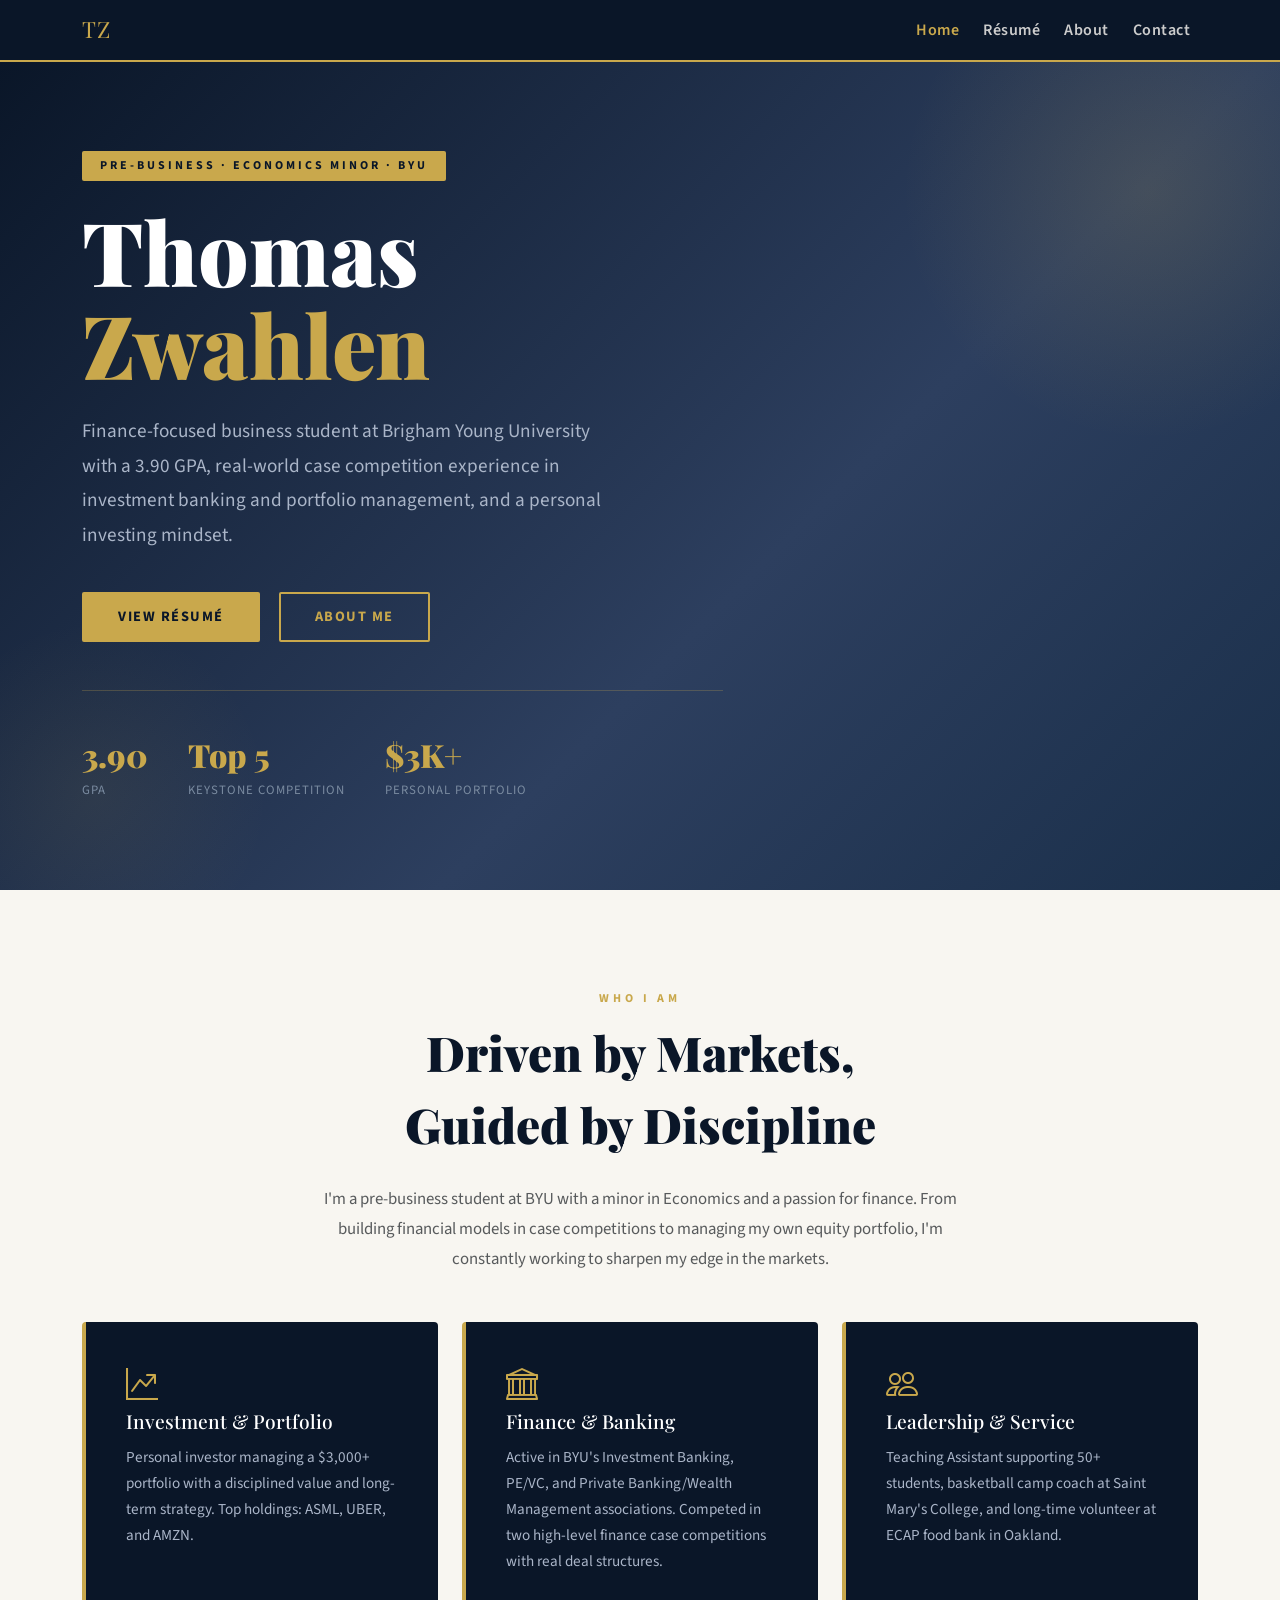
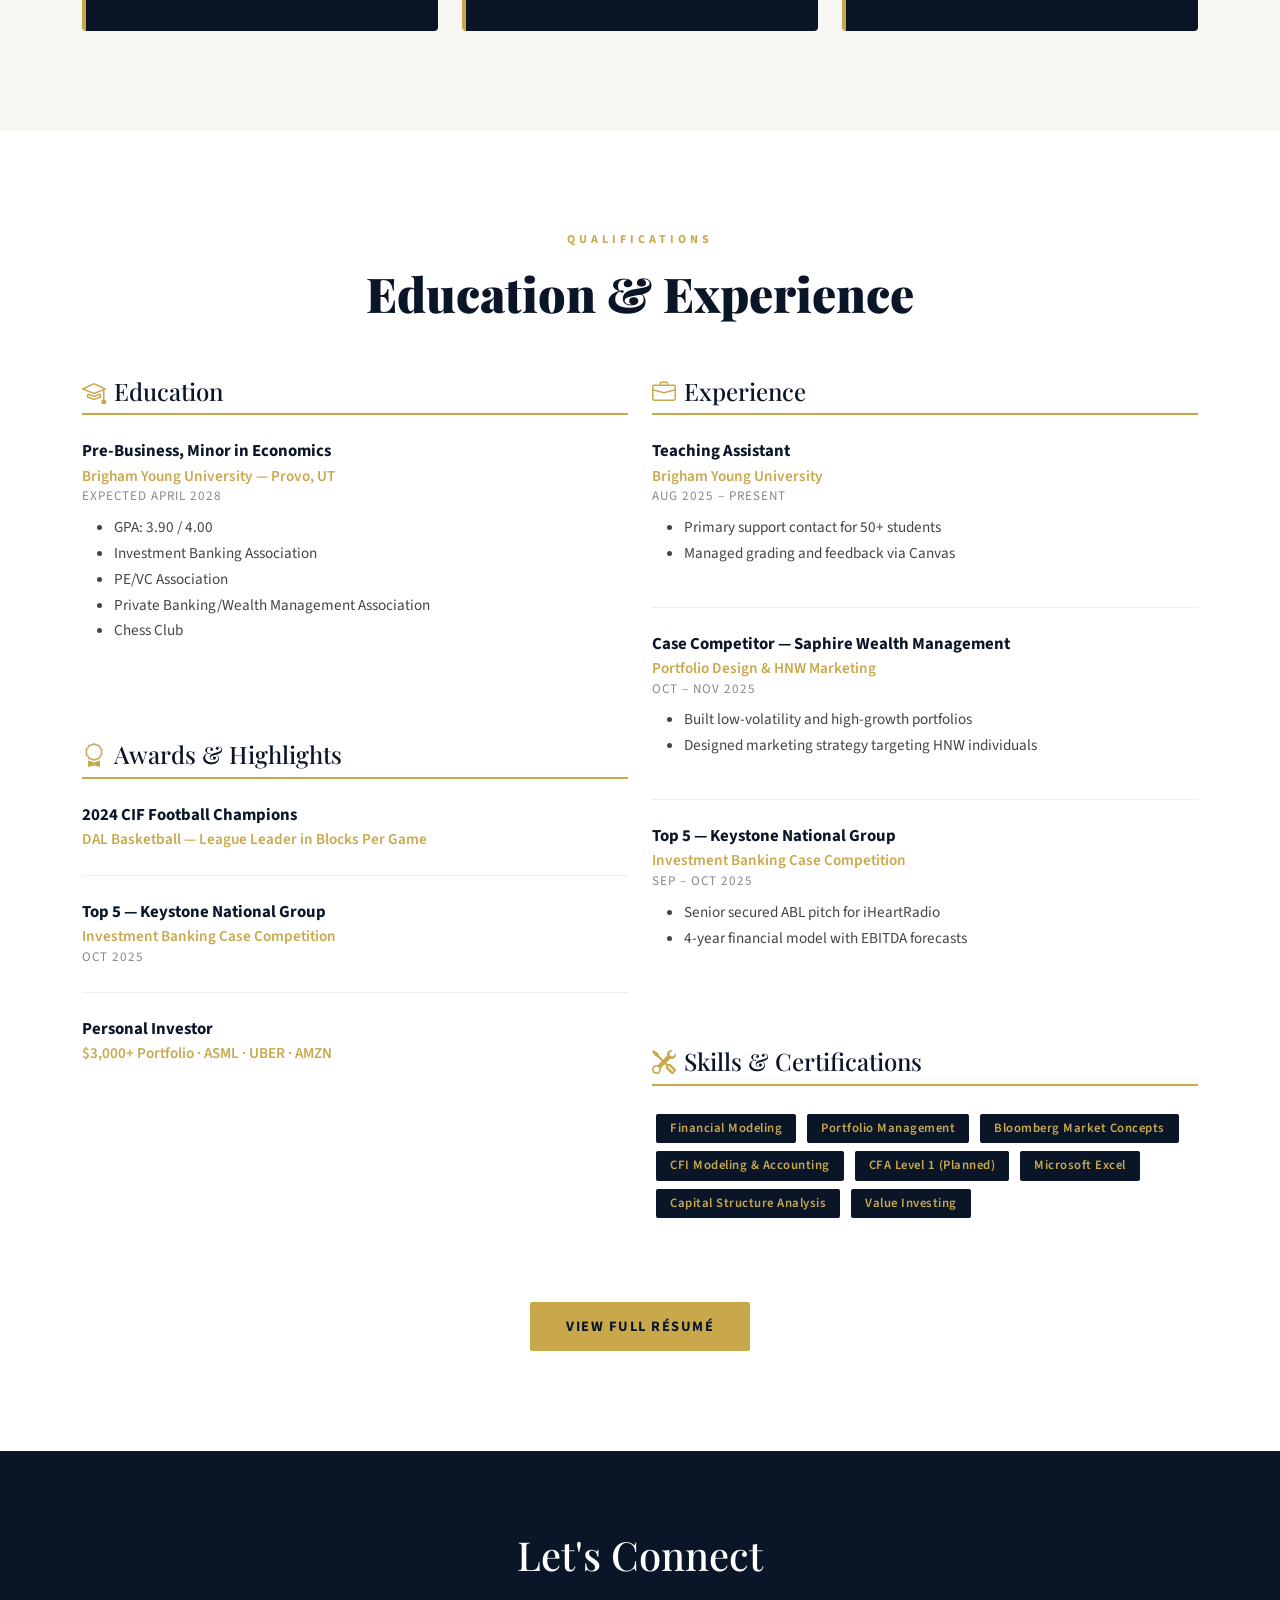
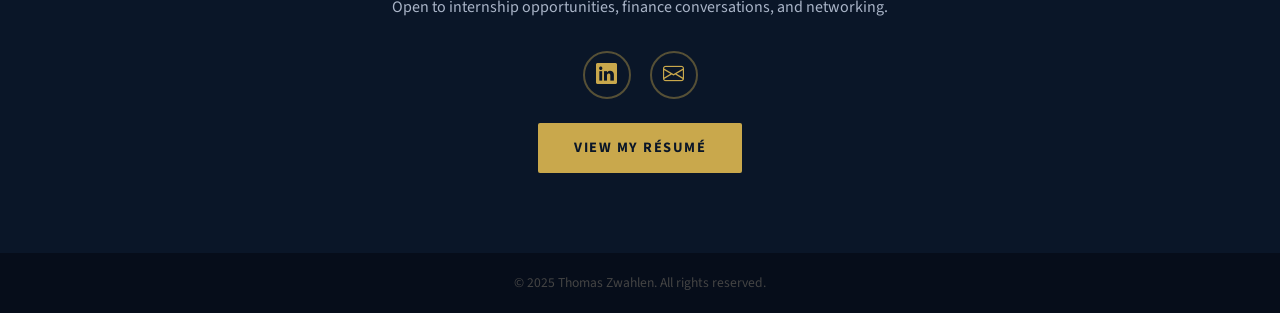
<file: index.html>
<!DOCTYPE html>
<html lang="en">
<head>
  <meta charset="UTF-8" />
  <meta name="viewport" content="width=device-width, initial-scale=1.0"/>
  <title>Thomas Zwahlen | Finance & Business</title>
  <link rel="stylesheet" href="https://cdn.jsdelivr.net/npm/bootstrap@5.3.2/dist/css/bootstrap.min.css"/>
  <link rel="stylesheet" href="https://cdn.jsdelivr.net/npm/bootstrap-icons@1.11.3/font/bootstrap-icons.min.css"/>
  <link rel="preconnect" href="https://fonts.googleapis.com"/>
  <link href="https://fonts.googleapis.com/css2?family=Playfair+Display:wght@400;700;900&family=Source+Sans+3:wght@300;400;600&display=swap" rel="stylesheet"/>
  <style>
    :root { --navy:#0a1628; --gold:#c9a84c; --gold-light:#e8c97a; --slate:#2d3f5f; --light:#f8f6f1; --text:#1a1a2e; }
    * { margin:0; padding:0; box-sizing:border-box; }
    body { font-family:'Source Sans 3',sans-serif; color:var(--text); background:var(--light); }
    .navbar { background:var(--navy)!important; border-bottom:2px solid var(--gold); }
    .navbar-brand { font-family:'Playfair Display',serif; color:var(--gold)!important; font-size:1.4rem; letter-spacing:1px; }
    .nav-link { color:#ccc!important; font-weight:600; letter-spacing:.5px; transition:color .2s; }
    .nav-link:hover,.nav-link.active { color:var(--gold)!important; }

    .hero { background:linear-gradient(135deg,var(--navy) 0%,var(--slate) 60%,#1a2f4a 100%); min-height:92vh; display:flex; align-items:center; position:relative; overflow:hidden; }
    .hero::before { content:''; position:absolute; top:-120px; right:-120px; width:500px; height:500px; border-radius:50%; background:radial-gradient(circle,rgba(201,168,76,.15) 0%,transparent 70%); }
    .hero::after { content:''; position:absolute; bottom:-80px; left:-80px; width:350px; height:350px; border-radius:50%; background:radial-gradient(circle,rgba(201,168,76,.08) 0%,transparent 70%); }
    .hero-tag { display:inline-block; background:var(--gold); color:var(--navy); font-weight:700; font-size:.75rem; letter-spacing:3px; text-transform:uppercase; padding:6px 18px; border-radius:2px; margin-bottom:1.5rem; }
    .hero h1 { font-family:'Playfair Display',serif; font-size:clamp(3rem,7vw,5.5rem); color:#fff; line-height:1.05; font-weight:900; margin-bottom:1.5rem; }
    .hero h1 span { color:var(--gold); }
    .hero p { color:#aab5c8; font-size:1.2rem; line-height:1.8; max-width:520px; margin-bottom:2.5rem; }
    .btn-gold { background:var(--gold); color:var(--navy); font-weight:700; font-size:.9rem; letter-spacing:1.5px; text-transform:uppercase; padding:14px 36px; border:none; border-radius:2px; text-decoration:none; display:inline-block; transition:background .2s,transform .2s; }
    .btn-gold:hover { background:var(--gold-light); color:var(--navy); transform:translateY(-2px); }
    .btn-outline-gold { border:2px solid var(--gold); color:var(--gold); font-weight:700; font-size:.9rem; letter-spacing:1.5px; text-transform:uppercase; padding:12px 34px; border-radius:2px; text-decoration:none; display:inline-block; transition:all .2s; margin-left:1rem; }
    .btn-outline-gold:hover { background:var(--gold); color:var(--navy); transform:translateY(-2px); }
    .hero-stats { display:flex; gap:2.5rem; margin-top:3rem; padding-top:2.5rem; border-top:1px solid rgba(201,168,76,.25); flex-wrap:wrap; }
    .stat-num { font-family:'Playfair Display',serif; font-size:2rem; font-weight:900; color:var(--gold); }
    .stat-label { font-size:.8rem; color:#7a8ba0; text-transform:uppercase; letter-spacing:1px; margin-top:2px; }

    .section-label { font-size:.75rem; letter-spacing:4px; text-transform:uppercase; color:var(--gold); font-weight:700; margin-bottom:.5rem; }
    .section-title { font-family:'Playfair Display',serif; font-size:clamp(2rem,4vw,3rem); font-weight:900; color:var(--navy); margin-bottom:1.5rem; }
    .about-section { padding:100px 0; background:var(--light); }
    .about-card { background:var(--navy); color:#fff; border-radius:4px; padding:2.5rem; height:100%; border-left:4px solid var(--gold); transition:transform .2s; }
    .about-card:hover { transform:translateY(-4px); }
    .about-card i { font-size:2rem; color:var(--gold); margin-bottom:1rem; }
    .about-card h5 { font-family:'Playfair Display',serif; font-size:1.2rem; margin-bottom:.75rem; }
    .about-card p { color:#aab5c8; font-size:.95rem; line-height:1.7; }

    .resume-section { padding:100px 0; background:#fff; }
    .resume-block { margin-bottom:3.5rem; }
    .resume-block h4 { font-family:'Playfair Display',serif; font-size:1.5rem; color:var(--navy); border-bottom:2px solid var(--gold); padding-bottom:.5rem; margin-bottom:1.5rem; }
    .resume-item { margin-bottom:1.5rem; padding-bottom:1.5rem; border-bottom:1px solid #eee; }
    .resume-item:last-child { border-bottom:none; }
    .resume-item .role { font-weight:700; font-size:1.05rem; color:var(--navy); }
    .resume-item .org { color:var(--gold); font-weight:600; font-size:.95rem; }
    .resume-item .period { font-size:.82rem; color:#888; letter-spacing:1px; text-transform:uppercase; }
    .resume-item ul { margin-top:.5rem; color:#444; font-size:.95rem; line-height:1.7; }
    .skill-badge { display:inline-block; background:var(--navy); color:var(--gold); font-size:.8rem; font-weight:600; padding:5px 14px; border-radius:2px; margin:4px; letter-spacing:.5px; }

    .contact-section { background:var(--navy); padding:80px 0; text-align:center; }
    .contact-section h2 { font-family:'Playfair Display',serif; color:#fff; font-size:2.5rem; margin-bottom:1rem; }
    .contact-section p { color:#aab5c8; margin-bottom:2rem; }
    .social-links a { display:inline-flex; align-items:center; justify-content:center; width:48px; height:48px; border:2px solid rgba(201,168,76,.4); border-radius:50%; color:var(--gold); font-size:1.3rem; margin:0 8px; text-decoration:none; transition:all .2s; }
    .social-links a:hover { background:var(--gold); color:var(--navy); border-color:var(--gold); }
    footer { background:#060d1a; padding:20px 0; text-align:center; }
    footer p { color:#444; font-size:.85rem; margin:0; }
  </style>
</head>
<body>

<nav class="navbar navbar-expand-lg sticky-top">
  <div class="container">
    <a class="navbar-brand" href="index.html">TZ</a>
    <button class="navbar-toggler" type="button" data-bs-toggle="collapse" data-bs-target="#navMenu">
      <span class="navbar-toggler-icon"></span>
    </button>
    <div class="collapse navbar-collapse" id="navMenu">
      <ul class="navbar-nav ms-auto gap-2">
        <li class="nav-item"><a class="nav-link active" href="index.html">Home</a></li>
        <li class="nav-item"><a class="nav-link" href="resume.html">Résumé</a></li>
        <li class="nav-item"><a class="nav-link" href="index.html#about">About</a></li>
        <li class="nav-item"><a class="nav-link" href="index.html#contact">Contact</a></li>
      </ul>
    </div>
  </div>
</nav>

<!-- HERO -->
<section class="hero">
  <div class="container position-relative" style="z-index:2;">
    <div class="row align-items-center">
      <div class="col-lg-7">
        <div class="hero-tag">Pre-Business · Economics Minor · BYU</div>
        <h1>Thomas<br/><span>Zwahlen</span></h1>
        <p>Finance-focused business student at Brigham Young University with a 3.90 GPA, real-world case competition experience in investment banking and portfolio management, and a personal investing mindset.</p>
        <a href="resume.html" class="btn-gold">View Résumé</a>
        <a href="#about" class="btn-outline-gold">About Me</a>
        <div class="hero-stats">
          <div>
            <div class="stat-num">3.90</div>
            <div class="stat-label">GPA</div>
          </div>
          <div>
            <div class="stat-num">Top 5</div>
            <div class="stat-label">Keystone Competition</div>
          </div>
          <div>
            <div class="stat-num">$3K+</div>
            <div class="stat-label">Personal Portfolio</div>
          </div>
        </div>
      </div>
    </div>
  </div>
</section>

<!-- ABOUT -->
<section class="about-section" id="about">
  <div class="container">
    <div class="text-center mb-5">
      <div class="section-label">Who I Am</div>
      <div class="section-title">Driven by Markets,<br/>Guided by Discipline</div>
      <p class="text-muted" style="max-width:640px;margin:0 auto;font-size:1.05rem;line-height:1.8;">
        I'm a pre-business student at BYU with a minor in Economics and a passion for finance. From building financial models in case competitions to managing my own equity portfolio, I'm constantly working to sharpen my edge in the markets.
      </p>
    </div>
    <div class="row g-4">
      <div class="col-md-4">
        <div class="about-card">
          <i class="bi bi-graph-up-arrow"></i>
          <h5>Investment & Portfolio</h5>
          <p>Personal investor managing a $3,000+ portfolio with a disciplined value and long-term strategy. Top holdings: ASML, UBER, and AMZN.</p>
        </div>
      </div>
      <div class="col-md-4">
        <div class="about-card">
          <i class="bi bi-bank"></i>
          <h5>Finance & Banking</h5>
          <p>Active in BYU's Investment Banking, PE/VC, and Private Banking/Wealth Management associations. Competed in two high-level finance case competitions with real deal structures.</p>
        </div>
      </div>
      <div class="col-md-4">
        <div class="about-card">
          <i class="bi bi-people"></i>
          <h5>Leadership & Service</h5>
          <p>Teaching Assistant supporting 50+ students, basketball camp coach at Saint Mary's College, and long-time volunteer at ECAP food bank in Oakland.</p>
        </div>
      </div>
    </div>
  </div>
</section>

<!-- RESUME PREVIEW -->
<section class="resume-section" id="resume-preview">
  <div class="container">
    <div class="text-center mb-5">
      <div class="section-label">Qualifications</div>
      <div class="section-title">Education & Experience</div>
    </div>
    <div class="row">
      <div class="col-lg-6">
        <div class="resume-block">
          <h4><i class="bi bi-mortarboard me-2" style="color:var(--gold)"></i>Education</h4>
          <div class="resume-item">
            <div class="role">Pre-Business, Minor in Economics</div>
            <div class="org">Brigham Young University — Provo, UT</div>
            <div class="period">Expected April 2028</div>
            <ul>
              <li>GPA: 3.90 / 4.00</li>
              <li>Investment Banking Association</li>
              <li>PE/VC Association</li>
              <li>Private Banking/Wealth Management Association</li>
              <li>Chess Club</li>
            </ul>
          </div>
        </div>
        <div class="resume-block">
          <h4><i class="bi bi-award me-2" style="color:var(--gold)"></i>Awards & Highlights</h4>
          <div class="resume-item">
            <div class="role">2024 CIF Football Champions</div>
            <div class="org">DAL Basketball — League Leader in Blocks Per Game</div>
          </div>
          <div class="resume-item">
            <div class="role">Top 5 — Keystone National Group</div>
            <div class="org">Investment Banking Case Competition</div>
            <div class="period">Oct 2025</div>
          </div>
          <div class="resume-item">
            <div class="role">Personal Investor</div>
            <div class="org">$3,000+ Portfolio · ASML · UBER · AMZN</div>
          </div>
        </div>
      </div>
      <div class="col-lg-6">
        <div class="resume-block">
          <h4><i class="bi bi-briefcase me-2" style="color:var(--gold)"></i>Experience</h4>
          <div class="resume-item">
            <div class="role">Teaching Assistant</div>
            <div class="org">Brigham Young University</div>
            <div class="period">Aug 2025 – Present</div>
            <ul>
              <li>Primary support contact for 50+ students</li>
              <li>Managed grading and feedback via Canvas</li>
            </ul>
          </div>
          <div class="resume-item">
            <div class="role">Case Competitor — Saphire Wealth Management</div>
            <div class="org">Portfolio Design & HNW Marketing</div>
            <div class="period">Oct – Nov 2025</div>
            <ul>
              <li>Built low-volatility and high-growth portfolios</li>
              <li>Designed marketing strategy targeting HNW individuals</li>
            </ul>
          </div>
          <div class="resume-item">
            <div class="role">Top 5 — Keystone National Group</div>
            <div class="org">Investment Banking Case Competition</div>
            <div class="period">Sep – Oct 2025</div>
            <ul>
              <li>Senior secured ABL pitch for iHeartRadio</li>
              <li>4-year financial model with EBITDA forecasts</li>
            </ul>
          </div>
        </div>
        <div class="resume-block">
          <h4><i class="bi bi-tools me-2" style="color:var(--gold)"></i>Skills & Certifications</h4>
          <span class="skill-badge">Financial Modeling</span>
          <span class="skill-badge">Portfolio Management</span>
          <span class="skill-badge">Bloomberg Market Concepts</span>
          <span class="skill-badge">CFI Modeling & Accounting</span>
          <span class="skill-badge">CFA Level 1 (Planned)</span>
          <span class="skill-badge">Microsoft Excel</span>
          <span class="skill-badge">Capital Structure Analysis</span>
          <span class="skill-badge">Value Investing</span>
        </div>
      </div>
    </div>
    <div class="text-center mt-4">
      <a href="resume.html" class="btn-gold">View Full Résumé</a>
    </div>
  </div>
</section>

<!-- CONTACT -->
<section class="contact-section" id="contact">
  <div class="container">
    <h2>Let's Connect</h2>
    <p>Open to internship opportunities, finance conversations, and networking.</p>
    <div class="social-links mb-4">
      <a href="https://www.linkedin.com/in/thomas-zwahlen06" target="_blank" title="LinkedIn"><i class="bi bi-linkedin"></i></a>
      <a href="mailto:thomaszwahlen1@gmail.com" title="Email"><i class="bi bi-envelope"></i></a>
    </div>
    <a href="resume.html" class="btn-gold">View My Résumé</a>
  </div>
</section>

<footer>
  <p>&copy; 2025 Thomas Zwahlen. All rights reserved.</p>
</footer>
<script src="https://cdn.jsdelivr.net/npm/bootstrap@5.3.2/dist/js/bootstrap.bundle.min.js"></script>
</body>
</html>
</file>
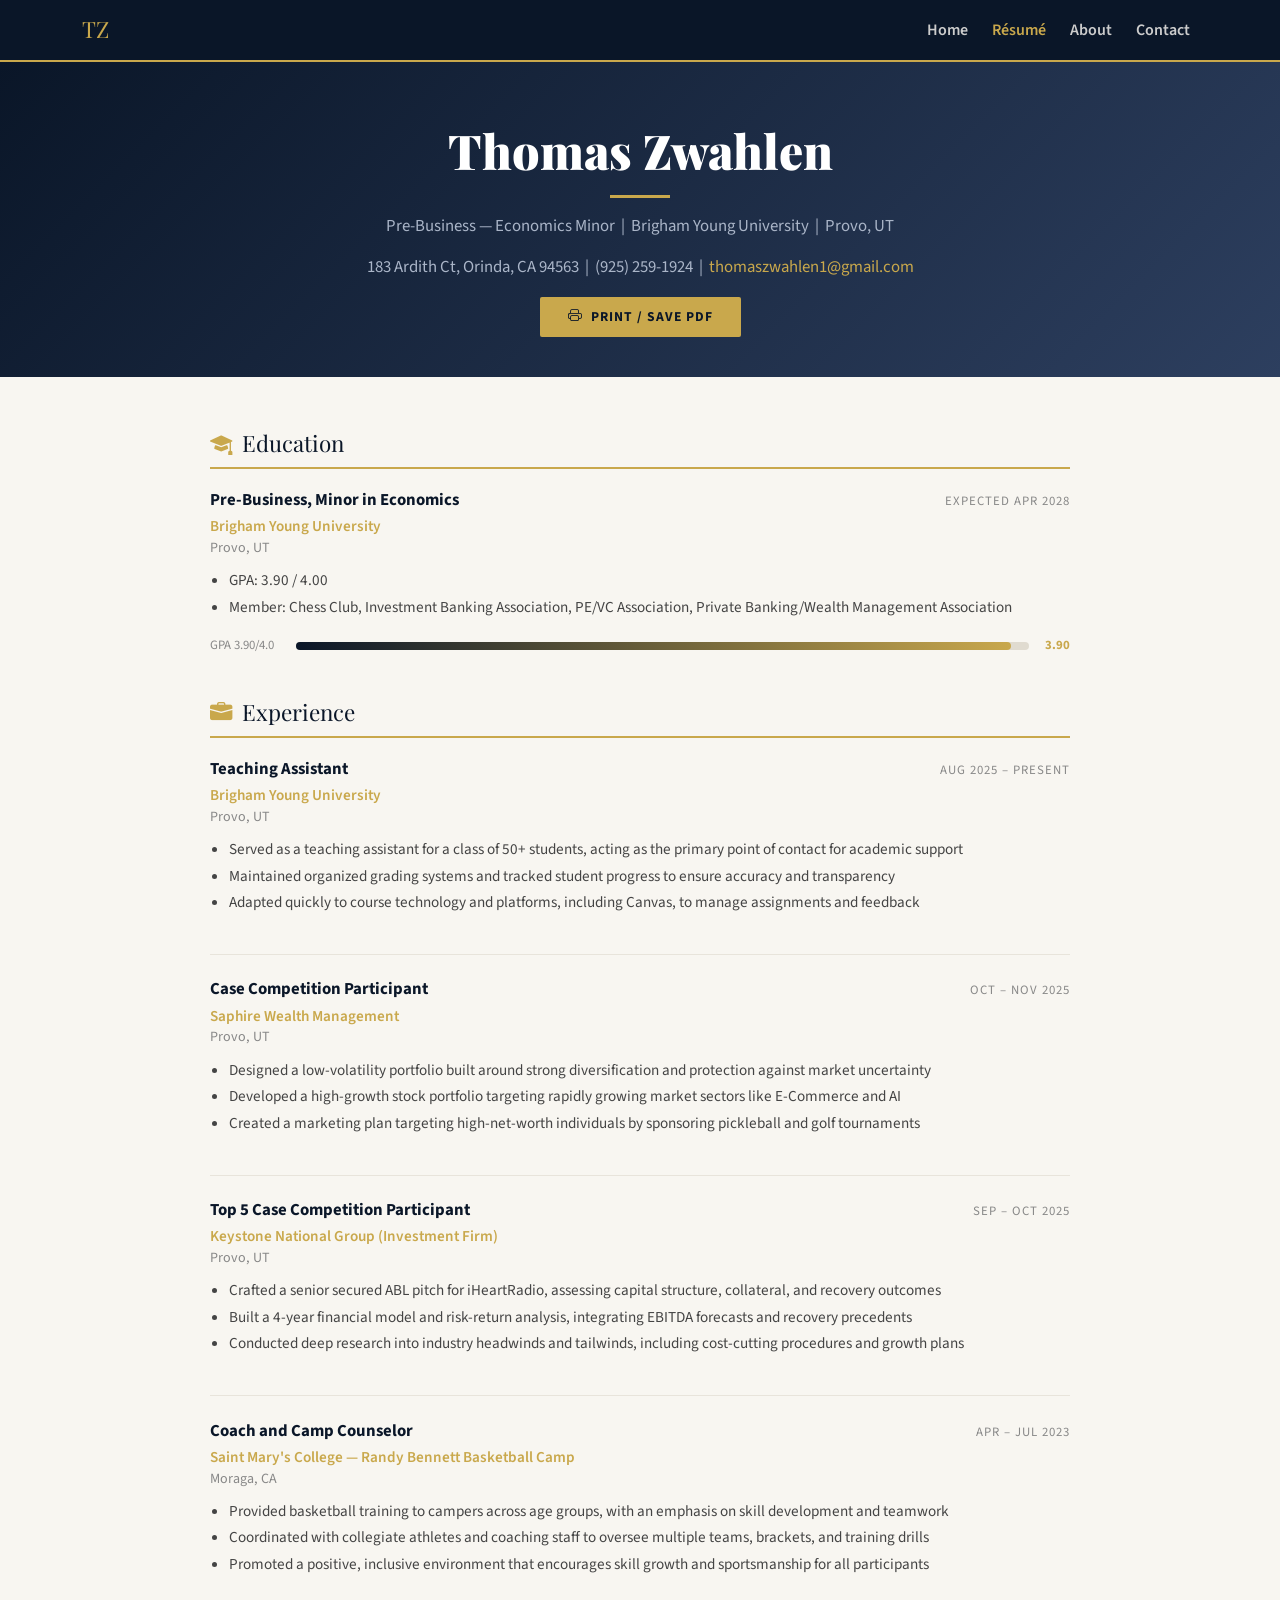
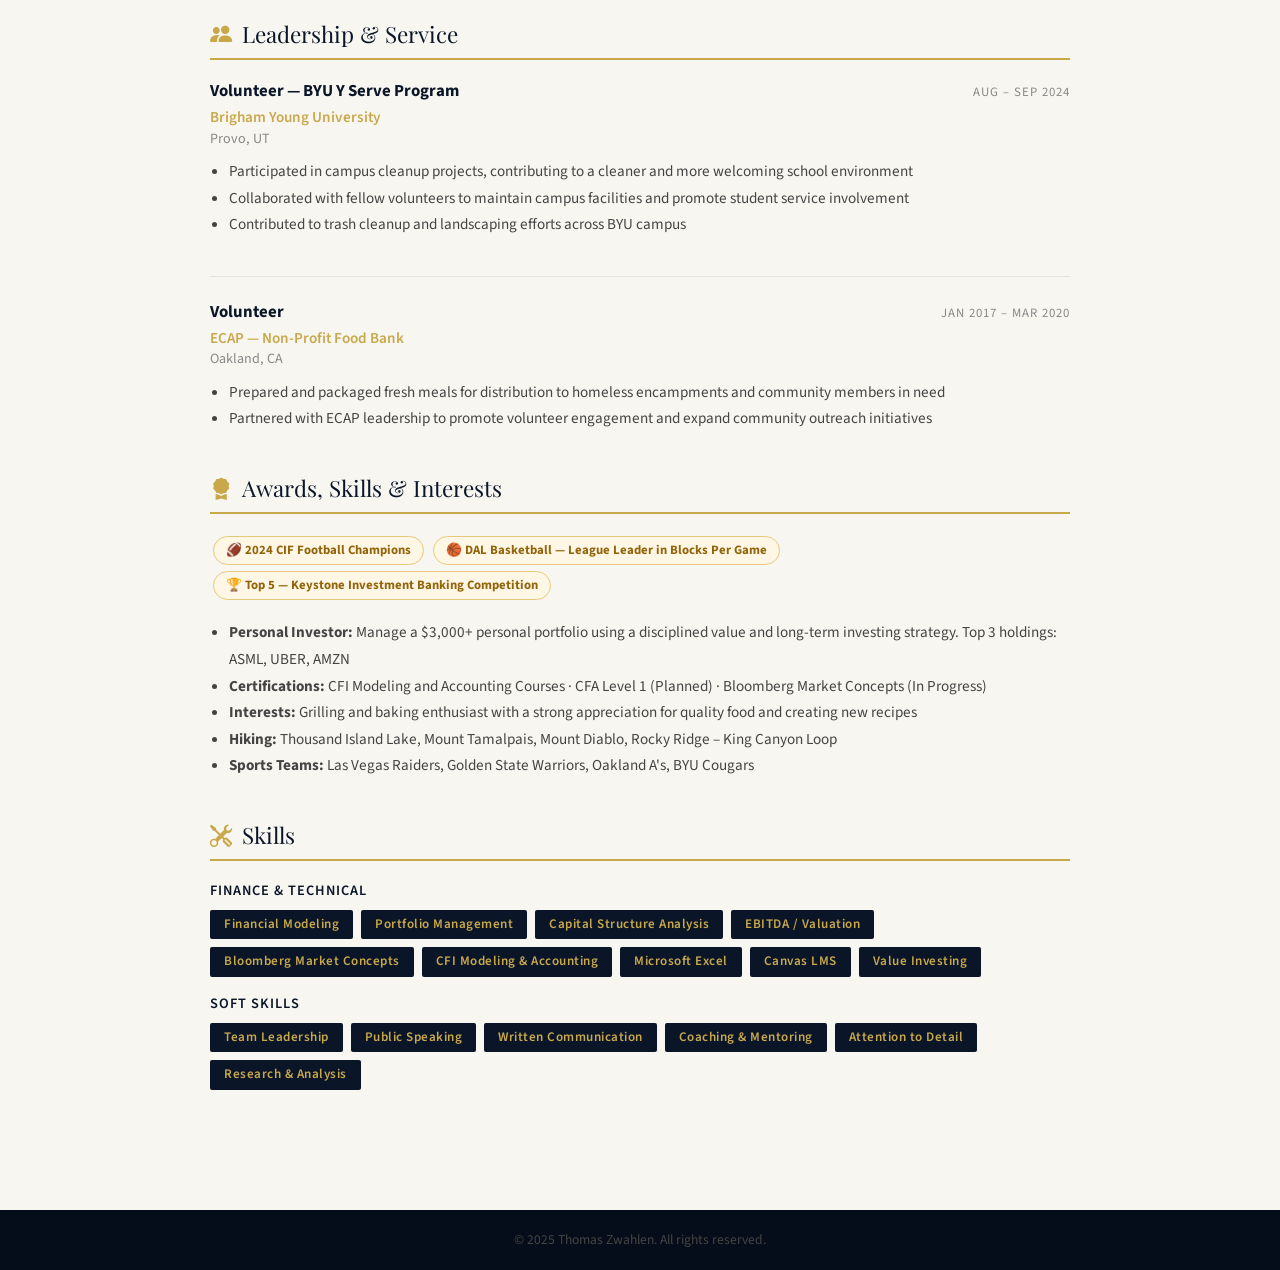
<file: resume.html>
<!DOCTYPE html>
<html lang="en">
<head>
  <meta charset="UTF-8"/>
  <meta name="viewport" content="width=device-width, initial-scale=1.0"/>
  <title>Résumé | Thomas Zwahlen</title>
  <link rel="stylesheet" href="https://cdn.jsdelivr.net/npm/bootstrap@5.3.2/dist/css/bootstrap.min.css"/>
  <link rel="stylesheet" href="https://cdn.jsdelivr.net/npm/bootstrap-icons@1.11.3/font/bootstrap-icons.min.css"/>
  <link rel="preconnect" href="https://fonts.googleapis.com"/>
  <link href="https://fonts.googleapis.com/css2?family=Playfair+Display:wght@400;700;900&family=Source+Sans+3:wght@300;400;600&display=swap" rel="stylesheet"/>
  <style>
    :root { --navy:#0a1628; --gold:#c9a84c; --light:#f8f6f1; }
    body { font-family:'Source Sans 3',sans-serif; background:var(--light); color:#1a1a2e; }
    .navbar { background:var(--navy)!important; border-bottom:2px solid var(--gold); }
    .navbar-brand { font-family:'Playfair Display',serif; color:var(--gold)!important; font-size:1.4rem; }
    .nav-link { color:#ccc!important; font-weight:600; transition:color .2s; }
    .nav-link:hover,.nav-link.active { color:var(--gold)!important; }

    .resume-hero { background:linear-gradient(135deg,var(--navy),#2d3f5f); padding:60px 0 40px; text-align:center; }
    .resume-hero h1 { font-family:'Playfair Display',serif; color:#fff; font-size:3rem; font-weight:900; }
    .resume-hero p { color:#aab5c8; font-size:1.05rem; }
    .resume-hero .gold-line { width:60px; height:3px; background:var(--gold); margin:1rem auto; }
    .contact-line { color:#aab5c8; font-size:.9rem; margin-top:.4rem; }
    .contact-line a { color:var(--gold); text-decoration:none; }

    .resume-wrapper { max-width:900px; margin:0 auto; padding:50px 20px 80px; }

    .r-section { margin-bottom:2.5rem; }
    .r-section-title { font-family:'Playfair Display',serif; font-size:1.4rem; color:var(--navy); border-bottom:2px solid var(--gold); padding-bottom:.4rem; margin-bottom:1.2rem; display:flex; align-items:center; gap:.6rem; }
    .r-section-title i { color:var(--gold); }
    .r-item { margin-bottom:1.4rem; padding-bottom:1.4rem; border-bottom:1px solid #e8e4db; }
    .r-item:last-child { border-bottom:none; margin-bottom:0; padding-bottom:0; }
    .r-item-header { display:flex; justify-content:space-between; align-items:baseline; flex-wrap:wrap; gap:.3rem; }
    .r-item-title { font-weight:700; font-size:1.05rem; color:var(--navy); }
    .r-item-org { color:var(--gold); font-weight:600; font-size:.95rem; margin-top:2px; }
    .r-item-loc { color:#888; font-size:.88rem; }
    .r-item-period { font-size:.8rem; color:#888; text-transform:uppercase; letter-spacing:1px; white-space:nowrap; }
    .r-item ul { margin-top:.5rem; padding-left:1.2rem; color:#444; font-size:.95rem; line-height:1.75; }

    .skill-grid { display:flex; flex-wrap:wrap; gap:8px; }
    .skill-tag { background:var(--navy); color:var(--gold); font-size:.82rem; font-weight:600; padding:5px 14px; border-radius:2px; letter-spacing:.5px; }

    .gpa-bar { display:flex; align-items:center; gap:1rem; margin-top:.75rem; }
    .bar-track { flex:1; height:8px; background:#e0dbd0; border-radius:4px; }
    .bar-fill { height:100%; border-radius:4px; background:linear-gradient(90deg,var(--navy),var(--gold)); }

    .badge-award { display:inline-block; background:#fff7e6; color:#92650a; border:1px solid #e8c97a; font-size:.8rem; font-weight:700; padding:4px 12px; border-radius:20px; margin:3px; }

    .print-btn { background:var(--gold); color:var(--navy); font-weight:700; font-size:.85rem; letter-spacing:1px; text-transform:uppercase; padding:10px 28px; border:none; border-radius:2px; cursor:pointer; transition:background .2s; }
    .print-btn:hover { background:#e8c97a; }

    footer { background:#060d1a; padding:20px 0; text-align:center; }
    footer p { color:#444; font-size:.85rem; margin:0; }

    @media print {
      .navbar,.resume-hero,footer,.print-btn,.no-print { display:none!important; }
      .resume-wrapper { padding:0; }
      body { background:white; }
    }
  </style>
</head>
<body>

<nav class="navbar navbar-expand-lg sticky-top">
  <div class="container">
    <a class="navbar-brand" href="index.html">TZ</a>
    <button class="navbar-toggler" type="button" data-bs-toggle="collapse" data-bs-target="#navMenu">
      <span class="navbar-toggler-icon"></span>
    </button>
    <div class="collapse navbar-collapse" id="navMenu">
      <ul class="navbar-nav ms-auto gap-2">
        <li class="nav-item"><a class="nav-link" href="index.html">Home</a></li>
        <li class="nav-item"><a class="nav-link active" href="resume.html">Résumé</a></li>
        <li class="nav-item"><a class="nav-link" href="index.html#about">About</a></li>
        <li class="nav-item"><a class="nav-link" href="index.html#contact">Contact</a></li>
      </ul>
    </div>
  </div>
</nav>

<div class="resume-hero">
  <h1>Thomas Zwahlen</h1>
  <div class="gold-line"></div>
  <p>Pre-Business &mdash; Economics Minor &nbsp;|&nbsp; Brigham Young University &nbsp;|&nbsp; Provo, UT</p>
  <p class="contact-line">
    183 Ardith Ct, Orinda, CA 94563 &nbsp;|&nbsp;
    (925) 259-1924 &nbsp;|&nbsp;
    <a href="mailto:thomaszwahlen1@gmail.com">thomaszwahlen1@gmail.com</a>
  </p>
  <div class="mt-3 no-print">
    <button class="print-btn" onclick="window.print()"><i class="bi bi-printer me-1"></i> Print / Save PDF</button>
  </div>
</div>

<div class="resume-wrapper">

  <!-- EDUCATION -->
  <div class="r-section" id="education">
    <div class="r-section-title"><i class="bi bi-mortarboard-fill"></i> Education</div>
    <div class="r-item">
      <div class="r-item-header">
        <div>
          <div class="r-item-title">Pre-Business, Minor in Economics</div>
          <div class="r-item-org">Brigham Young University</div>
          <div class="r-item-loc">Provo, UT</div>
        </div>
        <div class="r-item-period">Expected Apr 2028</div>
      </div>
      <ul>
        <li>GPA: 3.90 / 4.00</li>
        <li>Member: Chess Club, Investment Banking Association, PE/VC Association, Private Banking/Wealth Management Association</li>
      </ul>
      <div class="gpa-bar">
        <span style="font-size:.8rem;color:#888;min-width:70px;">GPA 3.90/4.0</span>
        <div class="bar-track"><div class="bar-fill" style="width:97.5%"></div></div>
        <span style="font-size:.8rem;color:var(--gold);font-weight:700;">3.90</span>
      </div>
    </div>
  </div>

  <!-- EXPERIENCE -->
  <div class="r-section" id="experience">
    <div class="r-section-title"><i class="bi bi-briefcase-fill"></i> Experience</div>

    <div class="r-item">
      <div class="r-item-header">
        <div>
          <div class="r-item-title">Teaching Assistant</div>
          <div class="r-item-org">Brigham Young University</div>
          <div class="r-item-loc">Provo, UT</div>
        </div>
        <div class="r-item-period">Aug 2025 – Present</div>
      </div>
      <ul>
        <li>Served as a teaching assistant for a class of 50+ students, acting as the primary point of contact for academic support</li>
        <li>Maintained organized grading systems and tracked student progress to ensure accuracy and transparency</li>
        <li>Adapted quickly to course technology and platforms, including Canvas, to manage assignments and feedback</li>
      </ul>
    </div>

    <div class="r-item">
      <div class="r-item-header">
        <div>
          <div class="r-item-title">Case Competition Participant</div>
          <div class="r-item-org">Saphire Wealth Management</div>
          <div class="r-item-loc">Provo, UT</div>
        </div>
        <div class="r-item-period">Oct – Nov 2025</div>
      </div>
      <ul>
        <li>Designed a low-volatility portfolio built around strong diversification and protection against market uncertainty</li>
        <li>Developed a high-growth stock portfolio targeting rapidly growing market sectors like E-Commerce and AI</li>
        <li>Created a marketing plan targeting high-net-worth individuals by sponsoring pickleball and golf tournaments</li>
      </ul>
    </div>

    <div class="r-item">
      <div class="r-item-header">
        <div>
          <div class="r-item-title">Top 5 Case Competition Participant</div>
          <div class="r-item-org">Keystone National Group (Investment Firm)</div>
          <div class="r-item-loc">Provo, UT</div>
        </div>
        <div class="r-item-period">Sep – Oct 2025</div>
      </div>
      <ul>
        <li>Crafted a senior secured ABL pitch for iHeartRadio, assessing capital structure, collateral, and recovery outcomes</li>
        <li>Built a 4-year financial model and risk-return analysis, integrating EBITDA forecasts and recovery precedents</li>
        <li>Conducted deep research into industry headwinds and tailwinds, including cost-cutting procedures and growth plans</li>
      </ul>
    </div>

    <div class="r-item">
      <div class="r-item-header">
        <div>
          <div class="r-item-title">Coach and Camp Counselor</div>
          <div class="r-item-org">Saint Mary's College — Randy Bennett Basketball Camp</div>
          <div class="r-item-loc">Moraga, CA</div>
        </div>
        <div class="r-item-period">Apr – Jul 2023</div>
      </div>
      <ul>
        <li>Provided basketball training to campers across age groups, with an emphasis on skill development and teamwork</li>
        <li>Coordinated with collegiate athletes and coaching staff to oversee multiple teams, brackets, and training drills</li>
        <li>Promoted a positive, inclusive environment that encourages skill growth and sportsmanship for all participants</li>
      </ul>
    </div>
  </div>

  <!-- LEADERSHIP & SERVICE -->
  <div class="r-section" id="leadership">
    <div class="r-section-title"><i class="bi bi-people-fill"></i> Leadership & Service</div>

    <div class="r-item">
      <div class="r-item-header">
        <div>
          <div class="r-item-title">Volunteer — BYU Y Serve Program</div>
          <div class="r-item-org">Brigham Young University</div>
          <div class="r-item-loc">Provo, UT</div>
        </div>
        <div class="r-item-period">Aug – Sep 2024</div>
      </div>
      <ul>
        <li>Participated in campus cleanup projects, contributing to a cleaner and more welcoming school environment</li>
        <li>Collaborated with fellow volunteers to maintain campus facilities and promote student service involvement</li>
        <li>Contributed to trash cleanup and landscaping efforts across BYU campus</li>
      </ul>
    </div>

    <div class="r-item">
      <div class="r-item-header">
        <div>
          <div class="r-item-title">Volunteer</div>
          <div class="r-item-org">ECAP — Non-Profit Food Bank</div>
          <div class="r-item-loc">Oakland, CA</div>
        </div>
        <div class="r-item-period">Jan 2017 – Mar 2020</div>
      </div>
      <ul>
        <li>Prepared and packaged fresh meals for distribution to homeless encampments and community members in need</li>
        <li>Partnered with ECAP leadership to promote volunteer engagement and expand community outreach initiatives</li>
      </ul>
    </div>
  </div>

  <!-- AWARDS, SKILLS & INTERESTS -->
  <div class="r-section" id="awards">
    <div class="r-section-title"><i class="bi bi-award-fill"></i> Awards, Skills & Interests</div>
    <div class="r-item">
      <div class="mb-3">
        <span class="badge-award">🏈 2024 CIF Football Champions</span>
        <span class="badge-award">🏀 DAL Basketball — League Leader in Blocks Per Game</span>
        <span class="badge-award">🏆 Top 5 — Keystone Investment Banking Competition</span>
      </div>
      <ul>
        <li><strong>Personal Investor:</strong> Manage a $3,000+ personal portfolio using a disciplined value and long-term investing strategy. Top 3 holdings: ASML, UBER, AMZN</li>
        <li><strong>Certifications:</strong> CFI Modeling and Accounting Courses · CFA Level 1 (Planned) · Bloomberg Market Concepts (In Progress)</li>
        <li><strong>Interests:</strong> Grilling and baking enthusiast with a strong appreciation for quality food and creating new recipes</li>
        <li><strong>Hiking:</strong> Thousand Island Lake, Mount Tamalpais, Mount Diablo, Rocky Ridge – King Canyon Loop</li>
        <li><strong>Sports Teams:</strong> Las Vegas Raiders, Golden State Warriors, Oakland A's, BYU Cougars</li>
      </ul>
    </div>
  </div>

  <!-- SKILLS -->
  <div class="r-section" id="skills">
    <div class="r-section-title"><i class="bi bi-tools"></i> Skills</div>
    <div class="mb-2" style="font-weight:600;color:var(--navy);font-size:.9rem;text-transform:uppercase;letter-spacing:1px;">Finance & Technical</div>
    <div class="skill-grid mb-3">
      <span class="skill-tag">Financial Modeling</span>
      <span class="skill-tag">Portfolio Management</span>
      <span class="skill-tag">Capital Structure Analysis</span>
      <span class="skill-tag">EBITDA / Valuation</span>
      <span class="skill-tag">Bloomberg Market Concepts</span>
      <span class="skill-tag">CFI Modeling & Accounting</span>
      <span class="skill-tag">Microsoft Excel</span>
      <span class="skill-tag">Canvas LMS</span>
      <span class="skill-tag">Value Investing</span>
    </div>
    <div class="mb-2 mt-3" style="font-weight:600;color:var(--navy);font-size:.9rem;text-transform:uppercase;letter-spacing:1px;">Soft Skills</div>
    <div class="skill-grid">
      <span class="skill-tag">Team Leadership</span>
      <span class="skill-tag">Public Speaking</span>
      <span class="skill-tag">Written Communication</span>
      <span class="skill-tag">Coaching & Mentoring</span>
      <span class="skill-tag">Attention to Detail</span>
      <span class="skill-tag">Research & Analysis</span>
    </div>
  </div>

</div>

<footer>
  <p>&copy; 2025 Thomas Zwahlen. All rights reserved.</p>
</footer>
<script src="https://cdn.jsdelivr.net/npm/bootstrap@5.3.2/dist/js/bootstrap.bundle.min.js"></script>
</body>
</html>
</file>
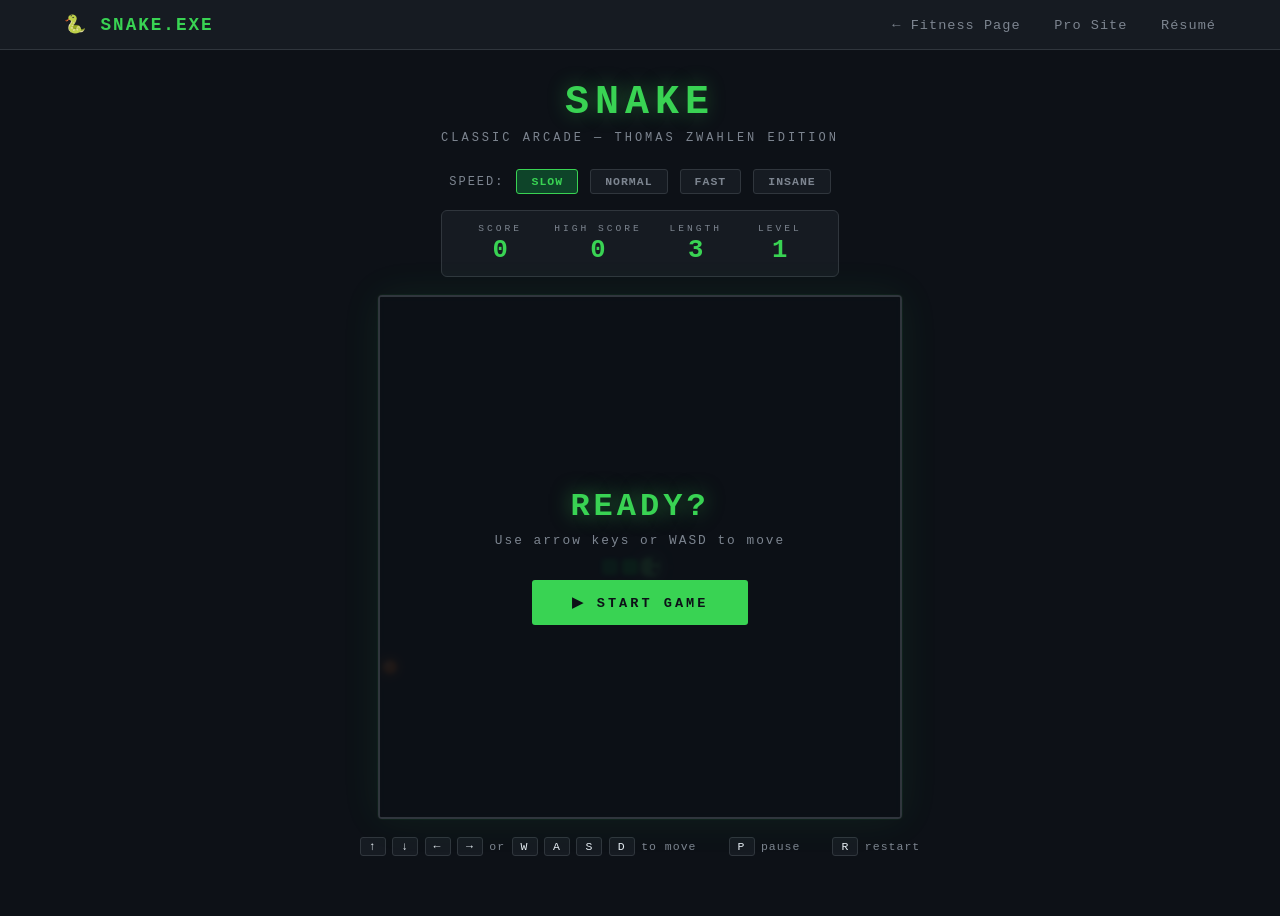
<file: snake.html>
<!DOCTYPE html>
<html lang="en">
<head>
  <meta charset="UTF-8"/>
  <meta name="viewport" content="width=device-width, initial-scale=1.0"/>
  <title>Snake Game | Thomas Zwahlen</title>
  <style>
    /* ===================== RESET & BASE ===================== */
    * { margin: 0; padding: 0; box-sizing: border-box; }

    :root {
      --bg: #0d1117;
      --surface: #161b22;
      --border: #30363d;
      --green: #39d353;
      --green-dim: #26a641;
      --green-dark: #0e4429;
      --snake-head: #58e36b;
      --food-color: #f97316;
      --food-glow: rgba(249,115,22,0.6);
      --text: #e6edf3;
      --muted: #7d8590;
      --danger: #f85149;
    }

    body {
      background: var(--bg);
      color: var(--text);
      font-family: 'Courier New', Courier, monospace;
      min-height: 100vh;
      display: flex;
      flex-direction: column;
      align-items: center;
    }

    /* ===================== HEADER ===================== */
    header {
      width: 100%;
      background: var(--surface);
      border-bottom: 1px solid var(--border);
      padding: 14px 5%;
      display: flex;
      justify-content: space-between;
      align-items: center;
    }

    .header-logo {
      font-size: 1.1rem;
      font-weight: 700;
      color: var(--green);
      letter-spacing: 2px;
      text-transform: uppercase;
    }

    .header-nav a {
      color: var(--muted);
      text-decoration: none;
      font-size: 0.85rem;
      margin-left: 1.5rem;
      letter-spacing: 1px;
      transition: color 0.2s;
    }

    .header-nav a:hover { color: var(--green); }

    /* ===================== GAME CONTAINER ===================== */
    .game-wrapper {
      display: flex;
      flex-direction: column;
      align-items: center;
      padding: 30px 20px 60px;
      width: 100%;
      max-width: 700px;
    }

    .game-title {
      font-size: 2.5rem;
      font-weight: 700;
      color: var(--green);
      letter-spacing: 6px;
      text-transform: uppercase;
      margin-bottom: 6px;
      text-shadow: 0 0 20px rgba(57,211,83,0.4);
    }

    .game-subtitle {
      font-size: 0.75rem;
      color: var(--muted);
      letter-spacing: 3px;
      text-transform: uppercase;
      margin-bottom: 24px;
    }

    /* ===================== SCOREBOARD ===================== */
    .scoreboard {
      display: flex;
      gap: 1.5rem;
      margin-bottom: 18px;
      background: var(--surface);
      border: 1px solid var(--border);
      border-radius: 6px;
      padding: 12px 28px;
    }

    .score-item {
      text-align: center;
    }

    .score-label {
      font-size: 0.6rem;
      letter-spacing: 3px;
      text-transform: uppercase;
      color: var(--muted);
      margin-bottom: 4px;
    }

    .score-value {
      font-size: 1.6rem;
      font-weight: 700;
      color: var(--green);
      line-height: 1;
      min-width: 60px;
      display: block;
    }

    .score-value.danger { color: var(--danger); }

    /* ===================== CANVAS ===================== */
    .canvas-wrapper {
      position: relative;
      border: 2px solid var(--border);
      border-radius: 4px;
      overflow: hidden;
      box-shadow:
        0 0 0 1px rgba(57,211,83,0.05),
        0 0 40px rgba(57,211,83,0.08),
        inset 0 0 60px rgba(0,0,0,0.4);
    }

    canvas {
      display: block;
      background: var(--bg);
    }

    /* ===================== OVERLAY ===================== */
    .overlay {
      position: absolute;
      top: 0; left: 0; right: 0; bottom: 0;
      background: rgba(13,17,23,0.92);
      display: flex;
      flex-direction: column;
      align-items: center;
      justify-content: center;
      backdrop-filter: blur(2px);
      transition: opacity 0.3s;
    }

    .overlay.hidden { display: none; }

    .overlay-title {
      font-size: 2rem;
      font-weight: 700;
      color: var(--green);
      letter-spacing: 4px;
      text-transform: uppercase;
      margin-bottom: 8px;
      text-shadow: 0 0 20px rgba(57,211,83,0.5);
    }

    .overlay-title.game-over { color: var(--danger); text-shadow: 0 0 20px rgba(248,81,73,0.5); }

    .overlay-sub {
      font-size: 0.8rem;
      color: var(--muted);
      letter-spacing: 2px;
      margin-bottom: 24px;
    }

    .overlay-score {
      font-size: 3rem;
      font-weight: 700;
      color: var(--text);
      margin-bottom: 8px;
    }

    .overlay-score span { color: var(--green); font-size: 1rem; display: block; font-weight: 400; letter-spacing: 2px; color: var(--muted); }

    .btn-play {
      background: var(--green);
      color: var(--bg);
      border: none;
      font-family: 'Courier New', monospace;
      font-size: 0.85rem;
      font-weight: 700;
      letter-spacing: 3px;
      text-transform: uppercase;
      padding: 14px 40px;
      border-radius: 3px;
      cursor: pointer;
      margin-top: 8px;
      transition: background 0.2s, transform 0.1s;
    }

    .btn-play:hover { background: var(--snake-head); transform: scale(1.04); }
    .btn-play:active { transform: scale(0.98); }

    /* ===================== CONTROLS ===================== */
    .controls-info {
      display: flex;
      gap: 2rem;
      margin-top: 18px;
      font-size: 0.72rem;
      color: var(--muted);
      letter-spacing: 1px;
    }

    .ctrl-item { display: flex; align-items: center; gap: 0.4rem; }

    .key {
      display: inline-flex;
      align-items: center;
      justify-content: center;
      background: var(--surface);
      border: 1px solid var(--border);
      border-radius: 3px;
      padding: 2px 7px;
      font-size: 0.72rem;
      color: var(--text);
      min-width: 26px;
    }

    /* ===================== MOBILE D-PAD ===================== */
    .dpad {
      display: none;
      flex-direction: column;
      align-items: center;
      margin-top: 22px;
      gap: 4px;
    }

    .dpad-row { display: flex; gap: 4px; }

    .dpad-btn {
      width: 54px; height: 54px;
      background: var(--surface);
      border: 1px solid var(--border);
      border-radius: 6px;
      font-size: 1.2rem;
      color: var(--text);
      cursor: pointer;
      display: flex; align-items: center; justify-content: center;
      transition: background 0.1s;
      -webkit-tap-highlight-color: transparent;
      user-select: none;
    }

    .dpad-btn:active { background: var(--green-dark); border-color: var(--green); }

    @media (max-width: 540px) {
      .dpad { display: flex; }
      .controls-info { display: none; }
      canvas { width: 100% !important; height: auto !important; }
      .game-title { font-size: 1.8rem; }
    }

    /* ===================== SPEED SELECTOR ===================== */
    .speed-row {
      display: flex;
      align-items: center;
      gap: 0.75rem;
      margin-bottom: 16px;
      font-size: 0.75rem;
      color: var(--muted);
      letter-spacing: 2px;
      text-transform: uppercase;
    }

    .speed-btn {
      background: var(--surface);
      border: 1px solid var(--border);
      color: var(--muted);
      font-family: 'Courier New', monospace;
      font-size: 0.72rem;
      font-weight: 700;
      letter-spacing: 1px;
      padding: 5px 14px;
      border-radius: 3px;
      cursor: pointer;
      transition: all 0.15s;
      text-transform: uppercase;
    }

    .speed-btn.active {
      background: var(--green-dark);
      border-color: var(--green);
      color: var(--green);
    }

    /* ===================== HIGH SCORE FLASH ===================== */
    @keyframes newRecordFlash {
      0%, 100% { opacity: 1; }
      50% { opacity: 0.4; }
    }
    .new-record { animation: newRecordFlash 0.6s ease 3; color: var(--food-color) !important; }
  </style>
</head>
<body>

<header>
  <div class="header-logo">🐍 Snake.exe</div>
  <nav class="header-nav">
    <a href="scratch.html">← Fitness Page</a>
    <a href="index.html">Pro Site</a>
    <a href="resume.html">Résumé</a>
  </nav>
</header>

<div class="game-wrapper">
  <div class="game-title">Snake</div>
  <div class="game-subtitle">Classic Arcade &mdash; Thomas Zwahlen Edition</div>

  <!-- Speed -->
  <div class="speed-row">
    Speed:
    <button class="speed-btn active" data-speed="slow">Slow</button>
    <button class="speed-btn" data-speed="normal">Normal</button>
    <button class="speed-btn" data-speed="fast">Fast</button>
    <button class="speed-btn" data-speed="insane">Insane</button>
  </div>

  <!-- Scoreboard -->
  <div class="scoreboard">
    <div class="score-item">
      <div class="score-label">Score</div>
      <span class="score-value" id="scoreDisplay">0</span>
    </div>
    <div class="score-item">
      <div class="score-label">High Score</div>
      <span class="score-value" id="highScoreDisplay">0</span>
    </div>
    <div class="score-item">
      <div class="score-label">Length</div>
      <span class="score-value" id="lengthDisplay">1</span>
    </div>
    <div class="score-item">
      <div class="score-label">Level</div>
      <span class="score-value" id="levelDisplay">1</span>
    </div>
  </div>

  <!-- Canvas -->
  <div class="canvas-wrapper">
    <canvas id="gameCanvas" width="520" height="520"></canvas>

    <!-- Start overlay -->
    <div class="overlay" id="startOverlay">
      <div class="overlay-title">Ready?</div>
      <div class="overlay-sub">Use arrow keys or WASD to move</div>
      <button class="btn-play" id="startBtn">▶ Start Game</button>
    </div>

    <!-- Game over overlay -->
    <div class="overlay hidden" id="gameOverOverlay">
      <div class="overlay-title game-over" id="gameOverTitle">Game Over</div>
      <div class="overlay-score" id="finalScore">0 <span>points scored</span></div>
      <div class="overlay-sub" id="gameOverSub">Press play to try again</div>
      <button class="btn-play" id="restartBtn">↺ Play Again</button>
    </div>
  </div>

  <!-- Controls hint -->
  <div class="controls-info">
    <div class="ctrl-item"><span class="key">↑</span><span class="key">↓</span><span class="key">←</span><span class="key">→</span> or <span class="key">W</span><span class="key">A</span><span class="key">S</span><span class="key">D</span> to move</div>
    <div class="ctrl-item"><span class="key">P</span> pause</div>
    <div class="ctrl-item"><span class="key">R</span> restart</div>
  </div>

  <!-- Mobile D-Pad -->
  <div class="dpad">
    <div class="dpad-row">
      <button class="dpad-btn" id="dUp">▲</button>
    </div>
    <div class="dpad-row">
      <button class="dpad-btn" id="dLeft">◄</button>
      <button class="dpad-btn" id="dDown">▼</button>
      <button class="dpad-btn" id="dRight">►</button>
    </div>
  </div>
</div>

<script>
// ===================== GAME CONSTANTS =====================
const CELL = 20;
const COLS = 26;
const ROWS = 26;
const SPEEDS = { slow: 160, normal: 110, fast: 70, insane: 35 };

// ===================== STATE =====================
let snake, dir, nextDir, food, bonus, score, highScore, level, gameLoop, paused, alive, speed;

const canvas = document.getElementById('gameCanvas');
const ctx = canvas.getContext('2d');
canvas.width = COLS * CELL;
canvas.height = ROWS * CELL;

const $score = document.getElementById('scoreDisplay');
const $hi = document.getElementById('highScoreDisplay');
const $len = document.getElementById('lengthDisplay');
const $lvl = document.getElementById('levelDisplay');
const $startOverlay = document.getElementById('startOverlay');
const $gameOverOverlay = document.getElementById('gameOverOverlay');
const $gameOverTitle = document.getElementById('gameOverTitle');
const $finalScore = document.getElementById('finalScore');
const $gameOverSub = document.getElementById('gameOverSub');

speed = SPEEDS.slow;
highScore = 0;

// ===================== INIT =====================
function init() {
  snake = [
    { x: 13, y: 13 },
    { x: 12, y: 13 },
    { x: 11, y: 13 }
  ];
  dir = { x: 1, y: 0 };
  nextDir = { x: 1, y: 0 };
  score = 0;
  level = 1;
  paused = false;
  alive = true;
  bonus = null;
  placeFood();
  updateHUD();
  draw();
}

// ===================== FOOD =====================
function randCell() {
  return { x: Math.floor(Math.random() * COLS), y: Math.floor(Math.random() * ROWS) };
}

function isOnSnake(pos) {
  return snake.some(s => s.x === pos.x && s.y === pos.y);
}

function placeFood() {
  do { food = randCell(); } while (isOnSnake(food));
}

function maybeSpawnBonus() {
  if (!bonus && Math.random() < 0.18) {
    let pos;
    do { pos = randCell(); } while (isOnSnake(pos) || (pos.x === food.x && pos.y === food.y));
    bonus = { ...pos, ttl: 60 };
  }
}

// ===================== GAME TICK =====================
function tick() {
  if (!alive || paused) return;

  dir = { ...nextDir };
  const head = { x: snake[0].x + dir.x, y: snake[0].y + dir.y };

  // Wall collision
  if (head.x < 0 || head.x >= COLS || head.y < 0 || head.y >= ROWS) {
    endGame(); return;
  }
  // Self collision
  if (snake.some(s => s.x === head.x && s.y === head.y)) {
    endGame(); return;
  }

  snake.unshift(head);

  let ate = false;
  if (head.x === food.x && head.y === food.y) {
    score += 10 * level;
    ate = true;
    placeFood();
    maybeSpawnBonus();
    if (snake.length % 5 === 0) levelUp();
  } else if (bonus && head.x === bonus.x && head.y === bonus.y) {
    score += 25 * level;
    ate = true;
    bonus = null;
  } else {
    snake.pop();
  }

  // Bonus TTL countdown
  if (bonus) {
    bonus.ttl--;
    if (bonus.ttl <= 0) bonus = null;
  }

  if (score > highScore) highScore = score;
  updateHUD();
  draw();
}

function levelUp() {
  level++;
  // Increase speed slightly per level, but cap at the chosen speed / 2
  const minInterval = Math.max(speed / 2.5, 28);
  clearInterval(gameLoop);
  const newInterval = Math.max(speed - (level - 1) * 8, minInterval);
  gameLoop = setInterval(tick, newInterval);
}

function endGame() {
  alive = false;
  clearInterval(gameLoop);
  draw();

  const isNewRecord = score >= highScore && score > 0;
  $gameOverTitle.textContent = isNewRecord ? '🏆 New Record!' : 'Game Over';
  $finalScore.innerHTML = `${score} <span>points scored</span>`;
  $gameOverSub.textContent = isNewRecord ? '🎉 Amazing run!' : `High score: ${highScore}`;

  setTimeout(() => {
    $gameOverOverlay.classList.remove('hidden');
  }, 400);
}

// ===================== HUD =====================
function updateHUD() {
  $score.textContent = score;
  $hi.textContent = highScore;
  $len.textContent = snake.length;
  $lvl.textContent = level;
}

// ===================== DRAW =====================
function draw() {
  // Clear
  ctx.fillStyle = '#0d1117';
  ctx.fillRect(0, 0, canvas.width, canvas.height);

  // Grid dots
  ctx.fillStyle = 'rgba(255,255,255,0.03)';
  for (let x = 0; x < COLS; x++) {
    for (let y = 0; y < ROWS; y++) {
      ctx.fillRect(x * CELL + CELL/2 - 1, y * CELL + CELL/2 - 1, 2, 2);
    }
  }

  // Food
  const foodX = food.x * CELL + CELL / 2;
  const foodY = food.y * CELL + CELL / 2;
  const r = CELL / 2 - 2;
  const pulse = 0.85 + 0.15 * Math.sin(Date.now() / 200);
  ctx.save();
  ctx.shadowColor = '#f97316';
  ctx.shadowBlur = 16 * pulse;
  ctx.fillStyle = '#f97316';
  ctx.beginPath();
  ctx.arc(foodX, foodY, r * pulse, 0, Math.PI * 2);
  ctx.fill();
  // Shine
  ctx.fillStyle = 'rgba(255,255,255,0.35)';
  ctx.beginPath();
  ctx.arc(foodX - r * 0.3, foodY - r * 0.3, r * 0.28, 0, Math.PI * 2);
  ctx.fill();
  ctx.restore();

  // Bonus food
  if (bonus) {
    const bx = bonus.x * CELL + CELL / 2;
    const by = bonus.y * CELL + CELL / 2;
    const bpulse = 0.8 + 0.2 * Math.sin(Date.now() / 150);
    const alpha = bonus.ttl < 20 ? bonus.ttl / 20 : 1;
    ctx.save();
    ctx.globalAlpha = alpha;
    ctx.shadowColor = '#a855f7';
    ctx.shadowBlur = 20;
    ctx.fillStyle = '#a855f7';
    ctx.beginPath();
    // Star shape
    for (let i = 0; i < 5; i++) {
      const angle = (i * 4 * Math.PI) / 5 - Math.PI / 2;
      const px = bx + (r * bpulse) * Math.cos(angle);
      const py = by + (r * bpulse) * Math.sin(angle);
      i === 0 ? ctx.moveTo(px, py) : ctx.lineTo(px, py);
    }
    ctx.closePath();
    ctx.fill();
    ctx.restore();
  }

  // Snake
  snake.forEach((seg, i) => {
    const t = i / snake.length;
    const g = Math.round(211 - t * 100);
    const color = i === 0 ? '#58e36b' : `rgb(0, ${g}, 50)`;

    ctx.save();
    ctx.shadowColor = i === 0 ? 'rgba(88,227,107,0.6)' : 'transparent';
    ctx.shadowBlur = i === 0 ? 12 : 0;
    ctx.fillStyle = color;

    const pad = i === 0 ? 1 : 2;
    const rr = i === 0 ? 6 : 4;
    const sx = seg.x * CELL + pad;
    const sy = seg.y * CELL + pad;
    const sw = CELL - pad * 2;
    const sh = CELL - pad * 2;

    // Rounded rect
    ctx.beginPath();
    ctx.moveTo(sx + rr, sy);
    ctx.lineTo(sx + sw - rr, sy);
    ctx.arcTo(sx + sw, sy, sx + sw, sy + rr, rr);
    ctx.lineTo(sx + sw, sy + sh - rr);
    ctx.arcTo(sx + sw, sy + sh, sx + sw - rr, sy + sh, rr);
    ctx.lineTo(sx + rr, sy + sh);
    ctx.arcTo(sx, sy + sh, sx, sy + sh - rr, rr);
    ctx.lineTo(sx, sy + rr);
    ctx.arcTo(sx, sy, sx + rr, sy, rr);
    ctx.closePath();
    ctx.fill();

    // Eyes on head
    if (i === 0) {
      ctx.fillStyle = '#0d1117';
      const eyeSize = 3;
      let eye1, eye2;
      if (dir.x === 1)       { eye1 = [CELL-5, 4]; eye2 = [CELL-5, CELL-7]; }
      else if (dir.x === -1) { eye1 = [4, 4]; eye2 = [4, CELL-7]; }
      else if (dir.y === -1) { eye1 = [4, 4]; eye2 = [CELL-7, 4]; }
      else                    { eye1 = [4, CELL-5]; eye2 = [CELL-7, CELL-5]; }
      ctx.beginPath(); ctx.arc(seg.x*CELL + eye1[0], seg.y*CELL + eye1[1], eyeSize, 0, Math.PI*2); ctx.fill();
      ctx.beginPath(); ctx.arc(seg.x*CELL + eye2[0], seg.y*CELL + eye2[1], eyeSize, 0, Math.PI*2); ctx.fill();
    }
    ctx.restore();
  });

  // Paused overlay on canvas
  if (paused && alive) {
    ctx.fillStyle = 'rgba(13,17,23,0.7)';
    ctx.fillRect(0, 0, canvas.width, canvas.height);
    ctx.fillStyle = '#39d353';
    ctx.font = 'bold 28px Courier New';
    ctx.textAlign = 'center';
    ctx.fillText('PAUSED', canvas.width/2, canvas.height/2);
    ctx.font = '13px Courier New';
    ctx.fillStyle = '#7d8590';
    ctx.fillText('press P to resume', canvas.width/2, canvas.height/2 + 30);
  }
}

// ===================== INPUT =====================
const DIRS = {
  ArrowUp:    { x: 0, y: -1 }, w: { x: 0, y: -1 },
  ArrowDown:  { x: 0, y: 1 },  s: { x: 0, y: 1 },
  ArrowLeft:  { x: -1, y: 0 }, a: { x: -1, y: 0 },
  ArrowRight: { x: 1, y: 0 },  d: { x: 1, y: 0 },
};

document.addEventListener('keydown', e => {
  const key = e.key;
  if (DIRS[key]) {
    const d = DIRS[key];
    // Prevent reversing
    if (d.x !== -dir.x || d.y !== -dir.y) nextDir = d;
    e.preventDefault();
  }
  if (key === 'p' || key === 'P') { paused = !paused; draw(); }
  if (key === 'r' || key === 'R') restartGame();
});

// D-pad
function dpadDir(d) {
  if (d.x !== -dir.x || d.y !== -dir.y) nextDir = d;
}
document.getElementById('dUp').addEventListener('click', () => dpadDir({ x:0, y:-1 }));
document.getElementById('dDown').addEventListener('click', () => dpadDir({ x:0, y:1 }));
document.getElementById('dLeft').addEventListener('click', () => dpadDir({ x:-1, y:0 }));
document.getElementById('dRight').addEventListener('click', () => dpadDir({ x:1, y:0 }));

// ===================== SPEED BUTTONS =====================
document.querySelectorAll('.speed-btn').forEach(btn => {
  btn.addEventListener('click', () => {
    document.querySelectorAll('.speed-btn').forEach(b => b.classList.remove('active'));
    btn.classList.add('active');
    speed = SPEEDS[btn.dataset.speed];
    // If game running, restart loop at new speed
    if (alive && gameLoop) {
      clearInterval(gameLoop);
      gameLoop = setInterval(tick, speed);
    }
  });
});

// ===================== BUTTONS =====================
function startGame() {
  $startOverlay.classList.add('hidden');
  $gameOverOverlay.classList.add('hidden');
  init();
  clearInterval(gameLoop);
  gameLoop = setInterval(tick, speed);
}

function restartGame() {
  clearInterval(gameLoop);
  $gameOverOverlay.classList.add('hidden');
  init();
  gameLoop = setInterval(tick, speed);
}

document.getElementById('startBtn').addEventListener('click', startGame);
document.getElementById('restartBtn').addEventListener('click', restartGame);

// Initial draw
init();
draw();

// Animate food glow even on start screen
function idleAnimate() {
  if (!alive || paused) draw();
  requestAnimationFrame(idleAnimate);
}
idleAnimate();
</script>
</body>
</html>
</file>
